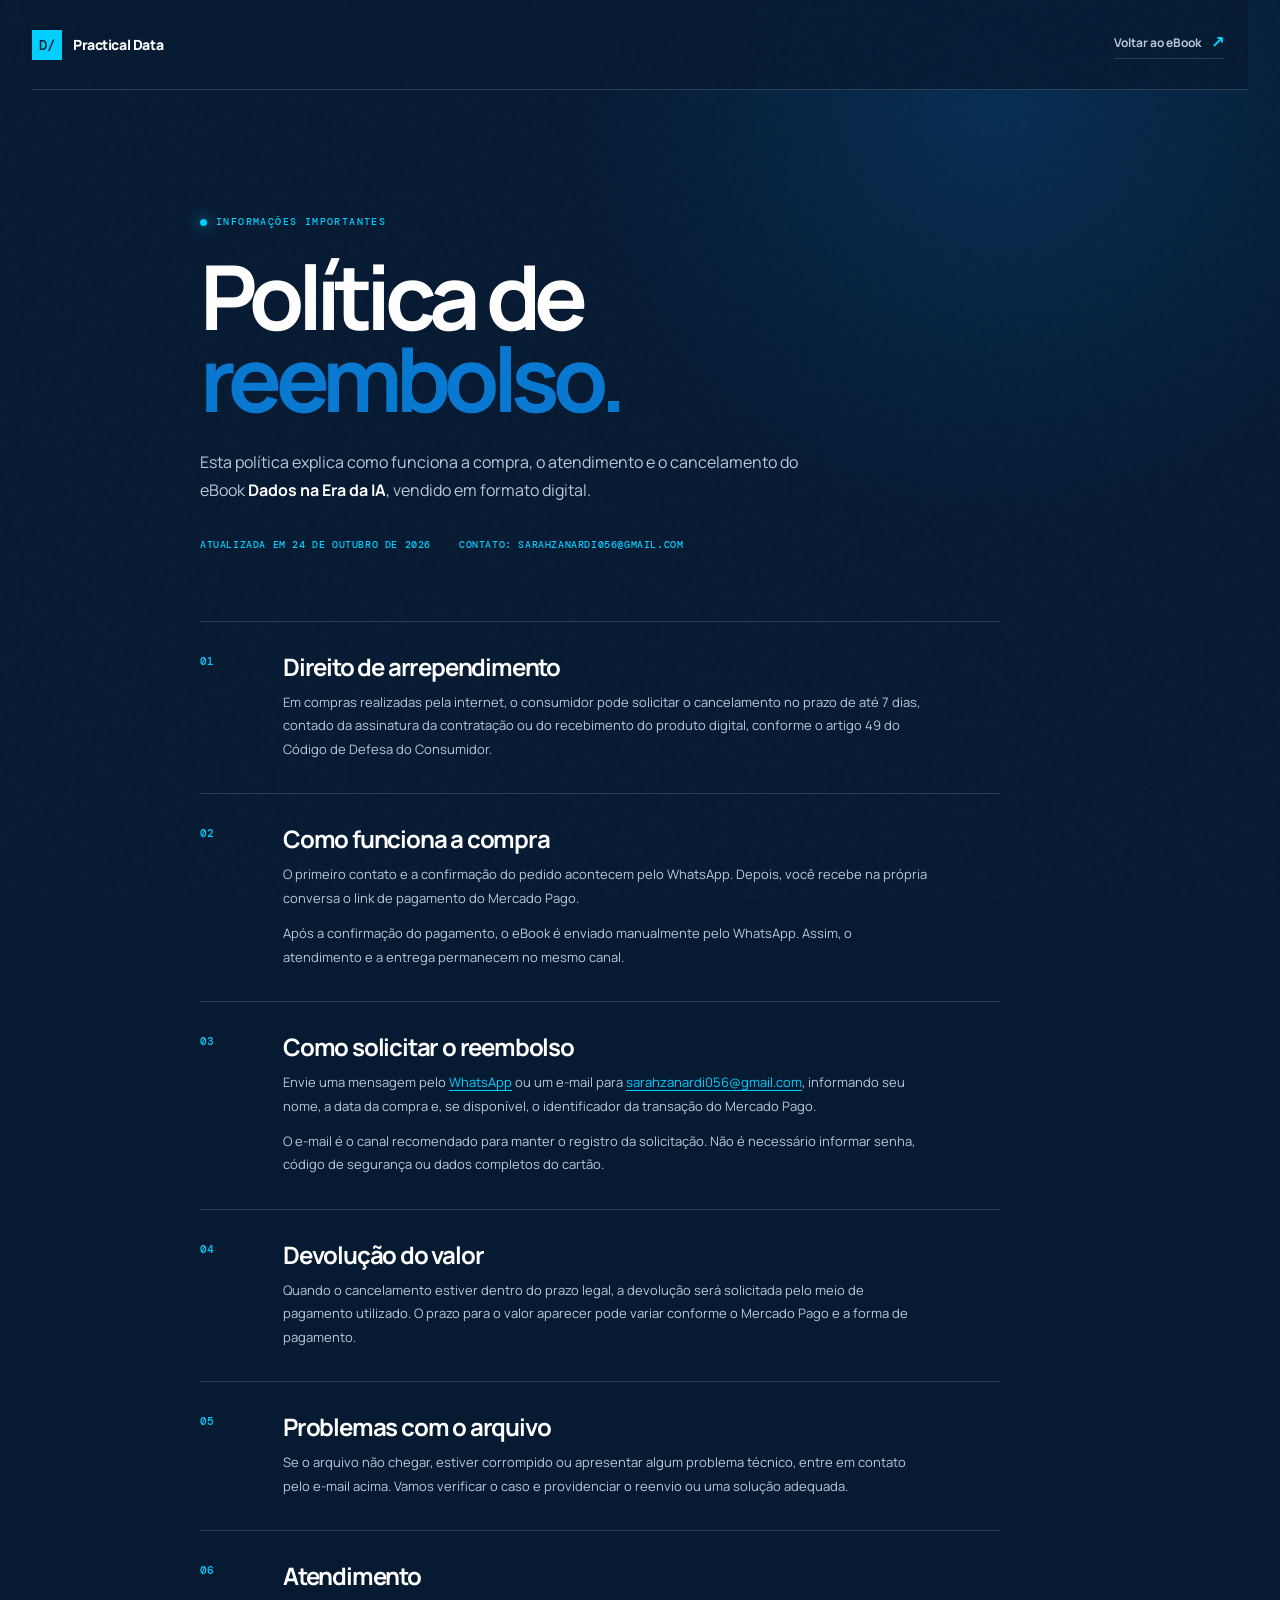
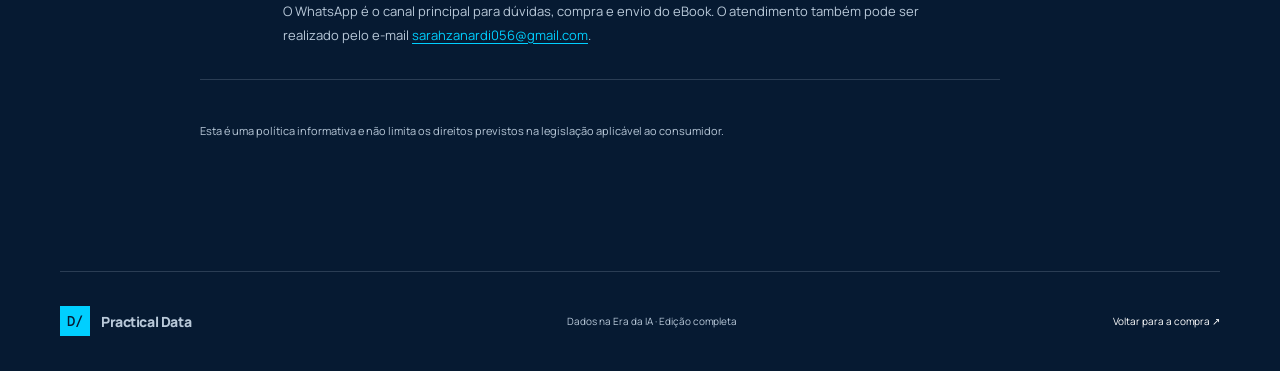
<file: politica-reembolso.html>
<!doctype html>
<html lang="pt-BR">
  <head>
    <meta charset="UTF-8" />
    <meta name="viewport" content="width=device-width, initial-scale=1.0" />
    <meta name="description" content="Política de reembolso do eBook Dados na Era da IA." />
    <meta name="theme-color" content="#061A32" />
    <title>Política de reembolso | Dados na Era da IA</title>
    <link rel="icon" href="assets/social-card.svg" type="image/svg+xml" />
    <link rel="preconnect" href="https://fonts.googleapis.com" />
    <link rel="preconnect" href="https://fonts.gstatic.com" crossorigin />
    <link href="https://fonts.googleapis.com/css2?family=DM+Mono:wght@400;500&family=Manrope:wght@400;500;600;700;800&display=swap" rel="stylesheet" />
    <link rel="stylesheet" href="style.css?v=7ff48d8" />
  </head>
  <body>
    <div class="noise" aria-hidden="true"></div>
    <header class="site-header policy-header">
      <a class="brand" href="index.html" aria-label="Voltar para a página inicial"><span class="brand-mark">D/</span><span>Practical Data</span></a>
      <a class="text-link" href="index.html">Voltar ao eBook <span>↗</span></a>
    </header>

    <main class="policy-page section-shell">
      <p class="eyebrow"><span class="eyebrow-dot"></span> informações importantes</p>
      <h1>Política de<br /><em>reembolso.</em></h1>
      <p class="policy-lead">Esta política explica como funciona a compra, o atendimento e o cancelamento do eBook <strong>Dados na Era da IA</strong>, vendido em formato digital.</p>

      <div class="policy-meta"><span>Atualizada em 24 de outubro de 2026</span><span>Contato: sarahzanardi056@gmail.com</span></div>

      <section class="policy-content" aria-label="Política de reembolso">
        <article>
          <span class="policy-number">01</span>
          <h2>Direito de arrependimento</h2>
          <p>Em compras realizadas pela internet, o consumidor pode solicitar o cancelamento no prazo de até 7 dias, contado da assinatura da contratação ou do recebimento do produto digital, conforme o artigo 49 do Código de Defesa do Consumidor.</p>
        </article>

        <article>
          <span class="policy-number">02</span>
          <h2>Como funciona a compra</h2>
          <p>O primeiro contato e a confirmação do pedido acontecem pelo WhatsApp. Depois, você recebe na própria conversa o link de pagamento do Mercado Pago.</p>
          <p>Após a confirmação do pagamento, o eBook é enviado manualmente pelo WhatsApp. Assim, o atendimento e a entrega permanecem no mesmo canal.</p>
        </article>

        <article>
          <span class="policy-number">03</span>
          <h2>Como solicitar o reembolso</h2>
          <p>Envie uma mensagem pelo <a href="https://wa.me/5519992789275" target="_blank" rel="noopener">WhatsApp</a> ou um e-mail para <a href="mailto:sarahzanardi056@gmail.com">sarahzanardi056@gmail.com</a>, informando seu nome, a data da compra e, se disponível, o identificador da transação do Mercado Pago.</p>
          <p>O e-mail é o canal recomendado para manter o registro da solicitação. Não é necessário informar senha, código de segurança ou dados completos do cartão.</p>
        </article>

        <article>
          <span class="policy-number">04</span>
          <h2>Devolução do valor</h2>
          <p>Quando o cancelamento estiver dentro do prazo legal, a devolução será solicitada pelo meio de pagamento utilizado. O prazo para o valor aparecer pode variar conforme o Mercado Pago e a forma de pagamento.</p>
        </article>

        <article>
          <span class="policy-number">05</span>
          <h2>Problemas com o arquivo</h2>
          <p>Se o arquivo não chegar, estiver corrompido ou apresentar algum problema técnico, entre em contato pelo e-mail acima. Vamos verificar o caso e providenciar o reenvio ou uma solução adequada.</p>
        </article>

        <article>
          <span class="policy-number">06</span>
          <h2>Atendimento</h2>
          <p>O WhatsApp é o canal principal para dúvidas, compra e envio do eBook. O atendimento também pode ser realizado pelo e-mail <a href="mailto:sarahzanardi056@gmail.com">sarahzanardi056@gmail.com</a>.</p>
        </article>
      </section>

      <p class="policy-note">Esta é uma política informativa e não limita os direitos previstos na legislação aplicável ao consumidor.</p>
    </main>

    <footer class="site-footer section-shell"><a class="brand" href="index.html"><span class="brand-mark">D/</span><span>Practical Data</span></a><p>Dados na Era da IA · Edição completa</p><a href="index.html#comprar">Voltar para a compra ↗</a></footer>
  </body>
</html>
</file>
<file: style.css>
:root {
  --ink: #ffffff;
  --muted: #b9c9d9;
  --paper: #061a32;
  --paper-light: #0b2747;
  --line: rgba(185, 201, 217, .2);
  --lime: #00cfff;
  --violet: #0878d1;
  --orange: #00cfff;
}

* { box-sizing: border-box; }
::selection { color: var(--paper); background: var(--lime); }
html { scroll-behavior: smooth; }
body { margin: 0; color: var(--ink); background: radial-gradient(circle at 78% 5%, rgba(8,120,209,.2), transparent 27rem), var(--paper); font-family: Manrope, Arial, sans-serif; overflow-x: hidden; }
.noise { pointer-events: none; position: fixed; inset: 0; z-index: 10; opacity: .035; background-image: url("data:image/svg+xml,%3Csvg viewBox='0 0 180 180' xmlns='http://www.w3.org/2000/svg'%3E%3Cfilter id='n'%3E%3CfeTurbulence type='fractalNoise' baseFrequency='.9' numOctaves='4' stitchTiles='stitch'/%3E%3C/filter%3E%3Crect width='100%25' height='100%25' filter='url(%23n)' opacity='.7'/%3E%3C/svg%3E"); }
a { color: inherit; text-decoration: none; }
.section-shell { width: min(1160px, calc(100% - 64px)); margin: 0 auto; }
.site-header { height: 90px; width: min(1280px, calc(100% - 64px)); margin: auto; display: flex; align-items: center; justify-content: space-between; border-bottom: 1px solid var(--line); position: sticky; top: 0; z-index: 5; background: rgba(6,26,50,.86); backdrop-filter: blur(18px); }
.brand { display: flex; align-items: center; gap: 11px; font-size: 14px; font-weight: 800; letter-spacing: -.03em; }
.brand-mark { display: grid; place-items: center; width: 30px; height: 30px; color: var(--paper); background: var(--lime); font: 500 14px/1 "DM Mono", monospace; }
.nav { display: flex; gap: 34px; align-items: center; color: var(--muted); font-size: 12px; font-weight: 600; }
.nav a { transition: color .2s ease; }
.nav a:hover, .site-footer a:hover { color: var(--lime); }
.nav-cta { color: var(--ink); border: 1px solid var(--line); padding: 12px 15px; transition: border-color .2s ease, background .2s ease; }.nav-cta:hover { color: var(--ink) !important; border-color: var(--lime); background: rgba(0,207,255,.08); }
.nav-cta span { color: var(--lime); margin-left: 15px; }
.menu-button { display: none; border: 0; background: none; color: var(--ink); font-size: 22px; }
.hero { min-height: 690px; display: grid; grid-template-columns: 1fr 1fr; align-items: center; gap: 50px; padding: 75px 0 100px; }
.eyebrow, .section-kicker, .price-label, .mini-label, .chapter-tag { font: 500 10px/1.4 "DM Mono", monospace; letter-spacing: .14em; text-transform: uppercase; }
.eyebrow { color: var(--lime); display: flex; align-items: center; gap: 9px; margin: 0 0 26px; }
.eyebrow-dot { width: 7px; height: 7px; background: var(--lime); border-radius: 50%; box-shadow: 0 0 15px var(--lime); }
h1, h2, h3, p { margin-top: 0; }
h1 { font-size: clamp(62px, 7vw, 102px); line-height: .92; letter-spacing: -.075em; margin-bottom: 28px; font-weight: 700; }
h1 em, h2 em { color: var(--violet); font-style: normal; }
.hero-text { max-width: 430px; color: var(--muted); font-size: 16px; line-height: 1.7; margin-bottom: 34px; }
.hero-actions { display: flex; gap: 24px; align-items: center; flex-wrap: wrap; }
.hero-meta { display: flex; gap: 24px; margin-top: 32px; color: var(--muted); }
.hero-meta span { display: grid; gap: 4px; padding-left: 12px; border-left: 1px solid var(--line); }
.hero-meta span:first-child { padding-left: 0; border-left: 0; }
.hero-meta strong { color: var(--ink); font: 500 12px "DM Mono", monospace; }
.hero-meta small { font-size: 9px; }
.button { display: inline-flex; align-items: center; justify-content: space-between; gap: 34px; min-width: 183px; padding: 16px 18px; font-size: 12px; font-weight: 800; transition: transform .2s ease, background .2s ease; }
.button:focus-visible, a:focus-visible, button:focus-visible { outline: 2px solid var(--orange); outline-offset: 4px; }
.button:hover { transform: translateY(-3px); }
.button-primary { color: var(--paper); background: var(--lime); }
.button-primary span { font-size: 20px; line-height: 10px; }
.text-link { color: var(--muted); font-size: 12px; font-weight: 700; border-bottom: 1px solid var(--line); padding-bottom: 6px; }
.text-link span { color: var(--lime); margin-left: 8px; font-size: 16px; }
.hero-proof { display: flex; align-items: stretch; gap: 24px; margin-top: 65px; color: var(--muted); font-size: 9px; line-height: 1.35; }
.proof-item { display: flex; align-items: center; gap: 8px; border-left: 1px solid var(--line); padding-left: 11px; }.proof-item:first-child { border-left: 0; padding-left: 0; }.proof-item strong { color: var(--lime); font: 500 11px "DM Mono", monospace; }.proof-item span { display: block; }
.hero-visual { height: 540px; position: relative; display: grid; place-items: center; }
.book { width: 292px; height: 405px; position: relative; z-index: 2; padding: 24px; display: flex; flex-direction: column; justify-content: space-between; color: var(--paper); background: linear-gradient(145deg, #00cfff, #0878d1); transform: rotate(7deg); box-shadow: 22px 24px 0 #04213d, 32px 35px 50px rgba(0,0,0,.35); }
.book::after { content: ""; position: absolute; left: -13px; top: 9px; bottom: 9px; width: 13px; background: #075a9f; transform: skewY(-24deg); transform-origin: right; }
.book-topline, .book-bottom { display: flex; justify-content: space-between; font: 500 9px/1.25 "DM Mono", monospace; letter-spacing: .08em; }
.book-title { font-size: 46px; line-height: .93; letter-spacing: -.09em; font-weight: 800; }
.book-title span { color: #061a32; }.book-chart { position: relative; display: flex; align-items: end; gap: 4px; height: 80px; padding: 10px 0; border-top: 1px solid rgba(6,26,50,.25); border-bottom: 1px solid rgba(6,26,50,.25); }
.book-chart span { width: 17px; background: rgba(6,26,50,.7); }.book-chart span:nth-child(1) { height: 24%; }.book-chart span:nth-child(2) { height: 43%; }.book-chart span:nth-child(3) { height: 38%; }.book-chart span:nth-child(4) { height: 74%; }.book-chart span:nth-child(5) { height: 57%; }.book-chart span:nth-child(6) { height: 92%; }.book-chart i { position: absolute; top: 29px; left: 0; width: 100%; border-top: 2px solid var(--violet); transform: rotate(-12deg); }
.orbit { position: absolute; border: 1px solid rgba(0,207,255,.35); border-radius: 50%; transform: rotate(-25deg); }
.orbit-one { width: 500px; height: 185px; }.orbit-two { width: 180px; height: 470px; transform: rotate(31deg); border-color: rgba(8,120,209,.35); }
.signal { position: absolute; z-index: 3; padding: 8px 10px; color: var(--lime); border: 1px solid rgba(0,207,255,.4); background: rgba(6,26,50,.86); font: 500 9px "DM Mono", monospace; letter-spacing: .08em; }
.signal-one { top: 80px; left: 4%; transform: rotate(-9deg); }.signal-two { right: 0; bottom: 90px; color: var(--violet); border-color: rgba(8,120,209,.5); transform: rotate(8deg); }
.book-shadow { position: absolute; width: 230px; height: 42px; bottom: 32px; border-radius: 50%; background: rgba(0,0,0,.35); filter: blur(20px); transform: rotate(-8deg); }
.floating-card { position: absolute; z-index: 4; display: grid; gap: 3px; padding: 13px 15px; width: 130px; background: var(--paper-light); border: 1px solid var(--line); box-shadow: 12px 13px 30px rgba(0,0,0,.18); transform: rotate(-4deg); }.floating-card strong { font-size: 18px; letter-spacing: -.06em; }.floating-card small { color: var(--muted); font-size: 9px; }.floating-card-top { top: 126px; right: 0; }.floating-card-bottom { left: 0; bottom: 78px; color: var(--ink); transform: rotate(5deg); }.floating-card-bottom strong { color: var(--lime); }
.ticker { overflow: hidden; border-top: 1px solid var(--line); border-bottom: 1px solid var(--line); padding: 19px 0; color: var(--lime); font: 500 11px "DM Mono", monospace; letter-spacing: .1em; white-space: nowrap; }
.ticker-track { display: flex; justify-content: space-around; min-width: 1150px; animation: marquee 25s linear infinite; }.ticker b { color: var(--violet); font-size: 15px; }
@keyframes marquee { to { transform: translateX(-25%); } }
.intro { padding: 135px 0 145px; }.section-kicker { color: var(--orange); margin-bottom: 34px; }.intro-content { display: grid; grid-template-columns: 1fr 1fr; gap: 12%; }.intro h2, .section-heading h2, .buy-copy h2 { font-size: clamp(43px, 5vw, 70px); line-height: .98; letter-spacing: -.075em; font-weight: 700; margin: 0; }.intro h2 span { color: var(--lime); }.intro-description { align-self: end; max-width: 380px; color: var(--muted); font-size: 14px; line-height: 1.8; }.intro-description strong { color: var(--ink); }.arrow-link { display: inline-block; margin-top: 23px; color: var(--ink); }
.audience-section { padding: 72px 0 150px; }.audience-grid { display: grid; grid-template-columns: repeat(3, 1fr); gap: 12px; }.audience-card { min-height: 215px; padding: 24px; border-top: 1px solid var(--line); background: linear-gradient(140deg, rgba(255,255,255,.025), transparent); }.audience-card-accent { background: var(--violet); color: var(--paper); border-top-color: var(--violet); }.audience-index { color: var(--lime); font: 500 12px "DM Mono", monospace; }.audience-card-accent .audience-index { color: var(--paper); }.audience-card h3 { max-width: 230px; margin: 54px 0 12px; font-size: 19px; line-height: 1.05; letter-spacing: -.055em; }.audience-card p { max-width: 255px; color: var(--muted); font-size: 11px; line-height: 1.6; margin-bottom: 0; }.audience-card-accent p { color: rgba(6,26,50,.72); }
.content-section { padding: 0 0 150px; }.section-heading { display: flex; justify-content: space-between; gap: 40px; align-items: end; margin-bottom: 52px; }.section-heading p { max-width: 300px; color: var(--muted); font-size: 13px; line-height: 1.7; margin: 0 0 3px; }.chapter-grid { display: grid; grid-template-columns: repeat(4, 1fr); gap: 12px; }.chapter-card { position: relative; min-height: 300px; padding: 22px; border: 1px solid var(--line); display: flex; flex-direction: column; transition: background .25s ease, transform .25s ease; }.chapter-card:hover { background: var(--paper-light); transform: translateY(-5px); }.chapter-card-featured { color: var(--paper); background: var(--lime); border-color: var(--lime); }.chapter-card-featured:hover { background: #00b8e8; }.chapter-number { font: 500 11px "DM Mono", monospace; opacity: .65; }.chapter-icon { margin: 39px 0 auto; font-size: 31px; }.chapter-card h3 { max-width: 190px; font-size: 18px; line-height: 1.15; letter-spacing: -.05em; margin: 0 0 11px; }.chapter-card p { color: var(--muted); font-size: 11px; line-height: 1.6; margin: 0 0 23px; }.chapter-card-featured p { color: rgba(6,26,50,.7); }.chapter-tag { opacity: .65; }
.chapter-card h3 { min-height: 62px; }
.chapter-card p { min-height: 72px; }
.chapter-tag { margin-top: auto; }
.chapter-icon { margin: 39px 0 35px; }
.chapter-card h3, .audience-card h3 { text-wrap: balance; }
.audience-card { display: flex; flex-direction: column; }
.audience-card h3 { min-height: 40px; }
.audience-card p { min-height: 53px; }
.author-section { padding: 0 0 105px; }
.author-card { display: flex; align-items: center; gap: 24px; padding: 28px 32px; border-left: 2px solid var(--lime); background: rgba(255,255,255,.025); }
.author-photo { flex: 0 0 92px; width: 92px; height: 92px; object-fit: cover; object-position: center top; border: 2px solid var(--lime); border-radius: 50%; box-shadow: 0 0 0 7px rgba(0,207,255,.08); }
.author-copy { min-width: 0; }
.author-card .section-kicker { margin-bottom: 9px; }
.author-card h2 { margin: 0 0 5px; font-size: 25px; letter-spacing: -.06em; }
.author-card p { margin: 0 0 8px; color: var(--lime); font: 500 10px "DM Mono", monospace; letter-spacing: .08em; text-transform: uppercase; }
.author-card span { color: var(--muted); font-size: 12px; line-height: 1.6; }
.preview-section { padding: 0 0 150px; }
.preview-heading { margin-bottom: 42px; }
.preview-grid { display: grid; grid-template-columns: 1.12fr 1fr 1fr; gap: 14px; align-items: start; }
.preview-page { position: relative; margin: 0; padding: 10px 10px 18px; background: #fff; box-shadow: 0 18px 40px rgba(0,0,0,.18); transform: rotate(2deg); }
.preview-page:nth-child(2) { transform: rotate(-1deg); margin-top: 28px; }
.preview-page:nth-child(3) { transform: rotate(2.5deg); margin-top: 12px; }
.preview-page img { display: block; width: 100%; height: auto; }
.preview-page figcaption { position: absolute; right: 14px; bottom: 4px; color: #6f7f90; font: 500 9px "DM Mono", monospace; letter-spacing: .1em; text-transform: uppercase; }
.preview-footer { display: flex; align-items: center; justify-content: space-between; gap: 20px; margin-top: 34px; color: var(--muted); font: 500 10px "DM Mono", monospace; letter-spacing: .08em; text-transform: uppercase; }
.preview-footer .text-link { color: var(--ink); font: 700 12px Manrope, Arial, sans-serif; letter-spacing: 0; text-transform: none; }
.quote-section { padding: 115px 0 150px; position: relative; text-align: center; }.quote-mark { color: var(--violet); font: 800 120px/0.8 Georgia, serif; height: 60px; }.quote-section blockquote { margin: 0 auto 34px; font-size: clamp(30px, 4.2vw, 54px); line-height: 1.05; letter-spacing: -.07em; font-weight: 700; }.quote-section blockquote span { color: var(--lime); }.quote-line { width: 40px; height: 1px; margin: auto; background: var(--orange); }.quote-caption { color: var(--muted); font: 500 10px "DM Mono", monospace; letter-spacing: .1em; text-transform: uppercase; margin: 18px 0 0; }
.faq-section { padding: 0 0 150px; }
.faq-heading { margin-bottom: 38px; }
.faq-list { border-top: 1px solid var(--line); }
.faq-list details { border-bottom: 1px solid var(--line); }
.faq-list summary { display: flex; align-items: center; justify-content: space-between; gap: 20px; padding: 22px 0; color: var(--ink); font-size: 16px; font-weight: 700; cursor: pointer; list-style: none; }
.faq-list summary::-webkit-details-marker { display: none; }
.faq-list summary::after { content: "+"; color: var(--lime); font: 500 20px "DM Mono", monospace; }
.faq-list details[open] summary::after { content: "−"; }
.faq-list details p { max-width: 620px; padding: 0 45px 23px 0; color: var(--muted); font-size: 13px; line-height: 1.7; margin: 0; }
.trust-section { padding: 0 0 105px; }
.trust-card { display: grid; grid-template-columns: 1fr 1.25fr auto; gap: 36px; align-items: end; padding: 38px 42px; border: 1px solid var(--line); background: linear-gradient(135deg, rgba(0,207,255,.08), rgba(8,120,209,.08)); }
.trust-intro .section-kicker { margin-bottom: 18px; }
.trust-intro h2 { margin: 0 0 14px; font-size: clamp(30px, 4vw, 48px); line-height: .95; letter-spacing: -.07em; }
.trust-intro h2 em { color: var(--lime); font-style: normal; }
.trust-intro p { max-width: 265px; margin: 0; color: var(--muted); font-size: 12px; line-height: 1.65; }
.trust-points { display: grid; gap: 13px; }
.trust-points div { display: flex; align-items: center; gap: 15px; padding-bottom: 13px; border-bottom: 1px solid var(--line); color: var(--muted); font-size: 12px; }
.trust-points div:last-child { padding-bottom: 0; border-bottom: 0; }
.trust-points strong { color: var(--lime); font: 500 11px "DM Mono", monospace; }
.sample-link { white-space: nowrap; color: var(--ink); }
.buy-section { padding-bottom: 105px; }.buy-card { display: grid; grid-template-columns: 1fr 365px; min-height: 390px; background: var(--paper-light); border: 1px solid var(--line); }.buy-copy { padding: 50px; }.buy-copy .section-kicker { margin-bottom: 25px; }.buy-copy h2 { margin-bottom: 23px; }.buy-copy p { color: var(--muted); font-size: 13px; line-height: 1.7; max-width: 390px; }.buy-features { display: flex; flex-wrap: wrap; gap: 10px 20px; margin-top: 35px; color: var(--lime); font: 500 10px "DM Mono", monospace; text-transform: uppercase; }.buy-action { color: var(--paper); padding: 50px; background: var(--lime); display: flex; flex-direction: column; align-items: flex-start; }.buy-action .price-label { color: rgba(6,26,50,.65); }.price { margin: 20px 0 4px; font-size: 22px; letter-spacing: -.05em; }.price strong { font-size: 68px; line-height: .8; letter-spacing: -.1em; }.price sup { font-size: 25px; vertical-align: top; }.buy-action p { color: rgba(6,26,50,.67); font-size: 11px; margin-bottom: 23px; }.button-large { width: 100%; min-width: 0; background: var(--paper); color: var(--ink); }.buy-action small { margin-top: 17px; color: rgba(6,26,50,.65); font-size: 9px; }.site-footer { display: flex; align-items: center; justify-content: space-between; min-height: 100px; border-top: 1px solid var(--line); color: var(--muted); font-size: 10px; }.site-footer p { margin: 0; }.site-footer a:last-child { color: var(--ink); }
.manual-checkout { margin-top: 12px; padding: 42px 50px; border: 1px solid var(--line); background: rgba(255,255,255,.018); }.manual-heading { display: flex; align-items: end; justify-content: space-between; gap: 30px; margin-bottom: 34px; }.manual-heading .section-kicker { margin-bottom: 0; }.manual-heading h3 { margin: 0; font-size: clamp(27px, 3vw, 42px); line-height: .95; letter-spacing: -.07em; }.manual-heading em { color: var(--lime); font-style: normal; }.steps-grid { display: grid; grid-template-columns: repeat(3, 1fr); gap: 12px; }.step-card { min-height: 215px; padding: 20px; border: 1px solid var(--line); }.step-number { color: var(--orange); font: 500 11px "DM Mono", monospace; }.step-card h4 { margin: 45px 0 11px; font-size: 17px; letter-spacing: -.04em; }.step-card p { min-height: 54px; color: var(--muted); font-size: 11px; line-height: 1.6; }.step-card p strong { color: var(--ink); }.pix-row { display: flex; align-items: center; justify-content: space-between; gap: 8px; margin-top: 18px; padding: 8px 8px 8px 11px; background: var(--paper-light); }.pix-row code { color: var(--lime); font: 500 11px "DM Mono", monospace; letter-spacing: .04em; }.pix-row button { border: 0; padding: 7px 9px; color: var(--paper); background: var(--lime); font: 500 9px "DM Mono", monospace; cursor: pointer; }.copy-feedback { display: block; min-height: 14px; margin-top: 7px; color: var(--lime); font-size: 9px; }.step-link { display: inline-block; margin-top: 18px; color: var(--lime); border-bottom: 1px solid var(--line); padding-bottom: 5px; font-size: 11px; font-weight: 700; }.step-link span { margin-left: 5px; }.delivery-label { display: inline-block; margin-top: 18px; color: var(--lime); font: 500 9px "DM Mono", monospace; text-transform: uppercase; letter-spacing: .1em; }
.mobile-buy-bar { display: none; }
@media (max-width: 850px) { .section-shell, .site-header { width: min(100% - 40px, 600px); }.site-header { height: 74px; }.nav { display: none; }.nav.is-open { position: absolute; top: 74px; left: 0; right: 0; display: flex; flex-direction: column; align-items: stretch; gap: 0; padding: 8px; background: var(--paper-light); border: 1px solid var(--line); }.nav.is-open a { padding: 14px; }.nav.is-open .nav-cta { border: 0; }.menu-button { display: block; }.hero { min-height: auto; grid-template-columns: 1fr; padding: 80px 0 70px; }.hero-copy { text-align: left; }.hero-proof { margin-top: 50px; gap: 18px; }.hero-meta { gap: 15px; }.hero-visual { height: 500px; margin-top: 15px; }.floating-card-top { right: 2%; }.floating-card-bottom { left: 2%; }.intro, .quote-section { padding: 100px 0; }.intro-content { grid-template-columns: 1fr; gap: 40px; }.audience-section { padding: 56px 0 100px; }.audience-grid { grid-template-columns: 1fr; }.audience-card { min-height: 180px; }.audience-card h3 { margin-top: 38px; }.section-heading { display: block; }.section-heading p { margin-top: 30px; }.chapter-grid { grid-template-columns: repeat(2, 1fr); }.preview-grid { grid-template-columns: 1.08fr 1fr; }.preview-page:nth-child(3) { display: none; }.trust-card { grid-template-columns: 1fr; gap: 28px; }.trust-intro p { max-width: 380px; }.sample-link { justify-self: start; }.buy-card { grid-template-columns: 1fr; }.buy-action { padding: 40px; }.manual-checkout { padding: 36px 28px; }.manual-heading { display: block; }.manual-heading .section-kicker { margin-bottom: 26px; }.steps-grid { grid-template-columns: 1fr; }.step-card { min-height: 180px; }.site-footer { gap: 20px; flex-wrap: wrap; padding: 30px 0; } }
@media (max-width: 480px) { body { padding-bottom: 68px; } h1 { font-size: 60px; }.hero-text { font-size: 14px; }.hero-proof { flex-wrap: wrap; gap: 14px; }.hero-meta { flex-wrap: wrap; gap: 14px; }.hero-meta span { min-width: 84px; }.hero-visual { transform: scale(.82); transform-origin: top center; height: 430px; margin-bottom: -45px; margin-left: -9%; margin-right: -9%; }.chapter-grid { grid-template-columns: 1fr; }.chapter-card { min-height: 250px; }.preview-section { padding-bottom: 100px; }.preview-grid { grid-template-columns: 1fr; gap: 26px; }.preview-page, .preview-page:nth-child(2), .preview-page:nth-child(3) { margin: 0 auto; max-width: 310px; }.preview-page:nth-child(2) { display: none; }.preview-footer { display: block; }.preview-footer .text-link { display: inline-block; margin-top: 16px; }.buy-copy { padding: 35px 28px; }.buy-action { padding: 35px 28px; }.site-footer { align-items: flex-start; flex-direction: column; }.mobile-buy-bar { position: fixed; z-index: 8; right: 14px; bottom: 14px; left: 14px; display: flex; align-items: center; justify-content: space-between; padding: 16px 18px; color: var(--paper); background: var(--lime); box-shadow: 0 12px 30px rgba(0,0,0,.28); font-size: 12px; font-weight: 800; }.mobile-buy-bar span { font-size: 19px; } }
@media (max-width: 480px) { .author-card { align-items: flex-start; padding: 24px; } .author-photo { flex-basis: 70px; width: 70px; height: 70px; } }
@media (max-width: 1150px) and (min-width: 851px) { .section-shell { width: min(100% - 52px, 1040px); }.hero { gap: 24px; }.chapter-grid { grid-template-columns: repeat(2, 1fr); }.chapter-card { min-height: 320px; } }
@media (max-width: 650px) { .section-shell, .site-header { width: calc(100% - 32px); }.chapter-grid { grid-template-columns: 1fr; }.chapter-card { min-height: 270px; }.hero { padding-top: 58px; }.hero-visual { height: 460px; }.author-card { gap: 18px; padding: 24px; }.author-photo { flex-basis: 78px; width: 78px; height: 78px; } }
@media (max-width: 480px) { h1 { font-size: clamp(48px, 15vw, 60px); }.hero-actions { align-items: stretch; }.hero-actions .button { width: 100%; }.hero-actions .text-link { align-self: flex-start; }.hero-visual { transform: scale(.76); margin-left: -16%; margin-right: -16%; }.faq-list summary { font-size: 14px; }.buy-action .price strong { font-size: 56px; }.author-card { display: grid; grid-template-columns: auto 1fr; }.author-copy { align-self: center; }.author-card h2 { font-size: 22px; }.author-card p { line-height: 1.5; } }

@media (max-width: 900px) {
  html, body { max-width: 100%; overflow-x: hidden; }
  .audience-grid { grid-template-columns: 1fr; }
  .audience-card { width: 100%; min-height: 190px; }
  .audience-card h3 { margin-top: 34px; }
}

.skip-link { position: fixed; top: 12px; left: 12px; z-index: 20; padding: 10px 14px; color: var(--paper); background: var(--lime); font-size: 12px; font-weight: 800; transform: translateY(-150%); transition: transform .2s ease; }
.skip-link:focus { transform: translateY(0); }
.benefits-section { padding: 0 0 150px; }
.benefits-heading { margin-bottom: 42px; }
.benefits-grid { display: grid; grid-template-columns: repeat(3, 1fr); gap: 12px; }
.benefit-card { min-height: 210px; padding: 24px; border: 1px solid var(--line); background: linear-gradient(140deg, rgba(255,255,255,.025), transparent); transition: border-color .25s ease, background .25s ease, transform .25s ease; }
.benefit-card:hover { border-color: rgba(0,207,255,.55); background: rgba(0,207,255,.06); transform: translateY(-4px); }
.benefit-index { color: var(--lime); font: 500 11px "DM Mono", monospace; }
.benefit-card h3 { max-width: 230px; margin: 58px 0 12px; font-size: 19px; line-height: 1.05; letter-spacing: -.055em; }
.benefit-card p { max-width: 275px; margin: 0; color: var(--muted); font-size: 11px; line-height: 1.6; }
@media (max-width: 850px) { .benefits-section { padding-bottom: 100px; }.benefits-grid { grid-template-columns: 1fr; }.benefit-card { min-height: 180px; }.benefit-card h3 { margin-top: 38px; } }
@media (prefers-reduced-motion: reduce) { *, *::before, *::after { scroll-behavior: auto !important; animation-duration: .001ms !important; animation-iteration-count: 1 !important; transition-duration: .001ms !important; } }
.policy-page { width: min(880px, calc(100% - 64px)); margin-right: auto; margin-left: auto; padding: 125px 0 130px; }
.policy-header .text-link { margin-right: 24px; }
.policy-page h1 { max-width: 720px; margin-bottom: 28px; }
.policy-lead { max-width: 620px; color: var(--muted); font-size: 16px; line-height: 1.75; }
.policy-lead strong, .policy-content strong { color: var(--ink); }
.policy-meta { display: flex; flex-wrap: wrap; gap: 12px 28px; margin: 34px 0 70px; color: var(--lime); font: 500 10px "DM Mono", monospace; letter-spacing: .06em; text-transform: uppercase; }
.policy-content { max-width: 800px; border-top: 1px solid var(--line); }
.policy-content article { display: grid; grid-template-columns: 55px 1fr; column-gap: 28px; padding: 32px 0; border-bottom: 1px solid var(--line); }
.policy-number { color: var(--lime); font: 500 11px "DM Mono", monospace; }
.policy-content h2 { margin: 0 0 12px; color: var(--ink); font-size: 24px; line-height: 1.05; letter-spacing: -.05em; }
.policy-content p { grid-column: 2; max-width: 650px; margin: 0 0 12px; color: var(--muted); font-size: 13px; line-height: 1.8; }
.policy-content p:last-child { margin-bottom: 0; }
.policy-content a { color: var(--lime); text-decoration: underline; text-underline-offset: 3px; }
.policy-note { max-width: 700px; margin: 42px 0 0; color: var(--muted); font-size: 11px; line-height: 1.7; }
.site-footer a { transition: color .2s ease; }
@media (max-width: 650px) { .policy-page { width: calc(100% - 32px); padding: 92px 0 95px; }.policy-meta { margin-bottom: 48px; line-height: 1.6; }.policy-content article { grid-template-columns: 35px 1fr; column-gap: 15px; }.policy-content h2 { font-size: 20px; }.policy-content p { grid-column: 2; font-size: 12px; }.policy-note { margin-top: 32px; } }
</file>
